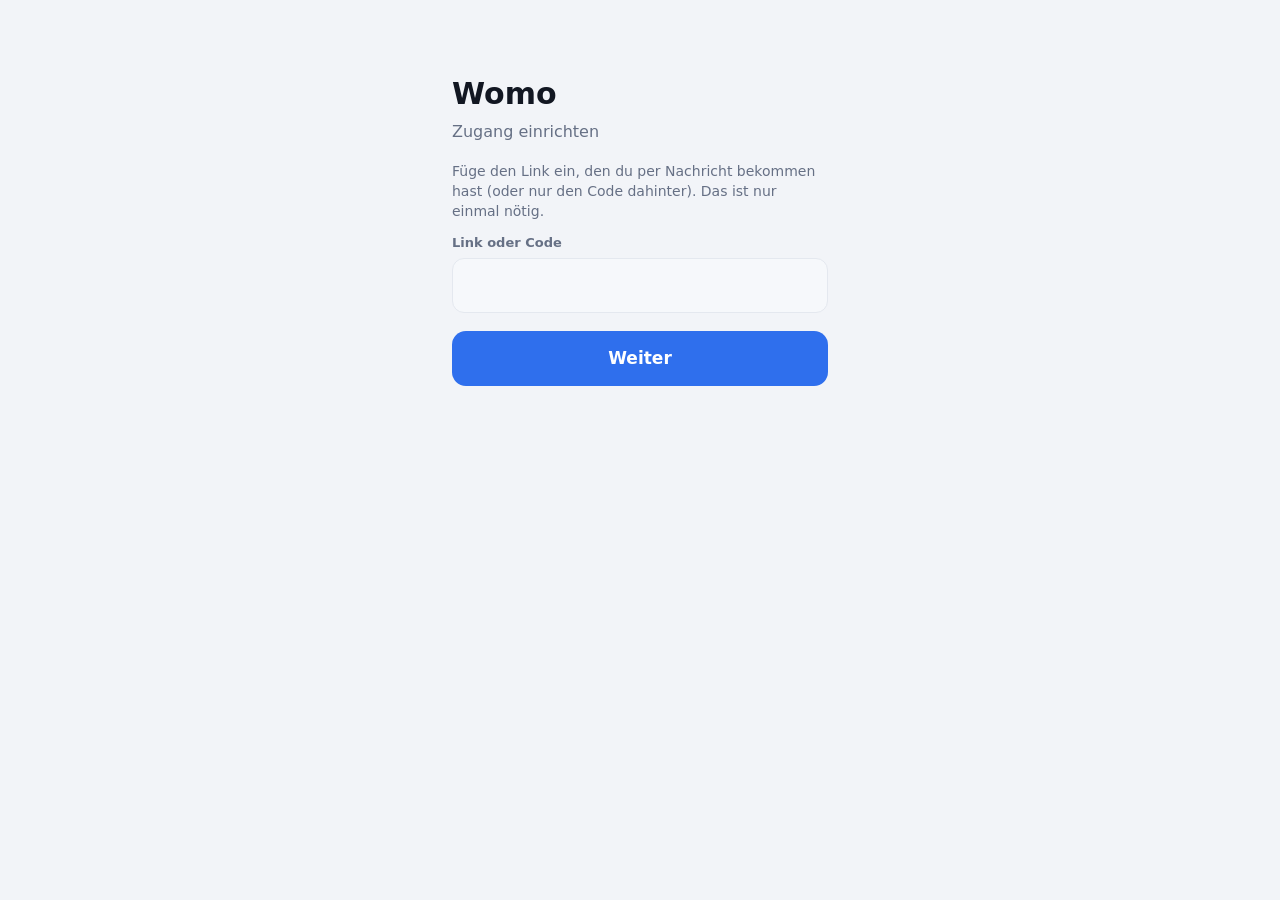
<file: index.html>
<!doctype html>
<html lang="de-CH">
<head>
<meta charset="utf-8">
<meta name="viewport" content="width=device-width, initial-scale=1, viewport-fit=cover">
<title>Womo</title>
<meta name="apple-mobile-web-app-capable" content="yes">
<meta name="apple-mobile-web-app-title" content="Womo">
<meta name="apple-mobile-web-app-status-bar-style" content="black-translucent">
<meta name="theme-color" content="#121722">
<link rel="apple-touch-icon" href="icon-180.png">
<link rel="manifest" href="manifest.webmanifest">
<script>try{var t=localStorage.getItem('womo-theme');if(t==='hell')document.documentElement.setAttribute('data-theme','light');else if(t==='dunkel')document.documentElement.setAttribute('data-theme','dark')}catch(e){}</script>
<style>
:root{
  --bg:#f2f4f8;--card:#ffffff;--fg:#121722;--muted:#667085;--line:#e4e8ef;--soft:#f6f8fb;
  --bar:#121722;--barfg:#ffffff;color-scheme:light;--sb:#121722;--keil:#ffffff;--chipbg:rgba(255,255,255,.12);--chipfg:#ffffff;--acc:#2f6fed;--accfg:#ffffff;
  --eltern:#3b82f6;--nora:#0369a1;--kind-1:#be185d;--kind-2:#0f766e;
  --hp:#c2410c;--mix:linear-gradient(90deg,#c2410c 50%,#0369a1 50%);--gelb:#f59e0b;--gelb-t:#92400e;--rot:#c62828;--rot-t:#c62828;--ok:#15803d;--ok-t:#15803d;
  --shadow:0 1px 2px rgba(16,24,40,.06),0 4px 14px rgba(16,24,40,.06);
  --r:18px;
}
:root[data-theme="dark"]{
  --bg:#0c1018;--card:#171d29;--fg:#f1f4f9;--muted:#98a2b3;--line:#263042;--soft:#1d2533;
  --bar:#ffffff;--barfg:#0c1018;--sb:#0c1018;--keil:#0c1018;--chipbg:rgba(12,16,24,.10);--chipfg:#0c1018;
  --acc:#3b6fd8;--rot-t:#ff8a8f;--ok-t:#4ade80;--gelb-t:#fbbf24;--shadow:0 1px 2px rgba(0,0,0,.4),0 6px 18px rgba(0,0,0,.35);color-scheme:dark;
}
@media(prefers-color-scheme:dark){:root:not([data-theme="light"]){
  --bg:#0c1018;--card:#171d29;--fg:#f1f4f9;--muted:#98a2b3;--line:#263042;--soft:#1d2533;
  --bar:#ffffff;--barfg:#0c1018;--sb:#0c1018;--keil:#0c1018;--chipbg:rgba(12,16,24,.10);--chipfg:#0c1018;
  --acc:#3b6fd8;--rot-t:#ff8a8f;--ok-t:#4ade80;--gelb-t:#fbbf24;--shadow:0 1px 2px rgba(0,0,0,.4),0 6px 18px rgba(0,0,0,.35);color-scheme:dark;
}}
*{box-sizing:border-box;-webkit-tap-highlight-color:transparent}
html{background:var(--bg)}
body{margin:0;background:var(--bg);color:var(--fg);font:16px/1.45 -apple-system,BlinkMacSystemFont,"SF Pro Text",system-ui,sans-serif;
  padding-bottom:calc(150px + env(safe-area-inset-bottom))}
a{color:inherit}

/* Kopfleiste */
.kopf{position:sticky;top:0;z-index:20;background-color:var(--bar);background-image:linear-gradient(var(--sb),var(--sb));background-repeat:no-repeat;background-size:100% env(safe-area-inset-top,0px);color:var(--barfg);
  padding:calc(12px + env(safe-area-inset-top)) 18px 12px;display:flex;align-items:center;justify-content:space-between}
.marke{display:flex;align-items:center;gap:3px;font-weight:800;letter-spacing:.5px;font-size:19px}
.keil{width:26px;height:16px;background:var(--keil);clip-path:polygon(0 100%,100% 0,100% 100%)}
.kopfr{display:flex;align-items:center;gap:8px}
.thm{background:var(--chipbg);border:0;color:var(--chipfg);padding:8px 12px;min-height:38px;border-radius:999px;font:inherit;font-size:13px;font-weight:700}
.chip{display:flex;align-items:center;gap:8px;background:var(--chipbg);border:0;color:var(--chipfg);
  padding:6px 12px 6px 6px;border-radius:999px;font:inherit;font-size:14px;font-weight:600}
.av.nora{color:#fff}
.av{width:26px;height:26px;border-radius:50%;display:grid;place-items:center;font-size:13px;font-weight:700;color:#fff}
main{max-width:620px;margin:0 auto;padding:16px 14px 0}

/* Karten */
.karte{background:var(--card);border-radius:var(--r);box-shadow:var(--shadow);padding:16px;margin-bottom:14px}
.titel{font-size:13px;font-weight:700;letter-spacing:.6px;text-transform:uppercase;color:var(--muted);margin:0 0 12px}

/* Konto-Ringe */
.ringe{display:grid;grid-template-columns:repeat(3,1fr);gap:8px}
.ring{text-align:center;padding:4px 0}
.ring svg{width:76px;height:76px;display:block;margin:0 auto 6px;transform:rotate(-90deg)}
.ring .bg{stroke:var(--soft);fill:none;stroke-width:8}
.ring .fg{fill:none;stroke-width:8;stroke-linecap:round;transition:stroke-dasharray .5s}
.ring .zahl{position:relative;margin-top:-58px;height:40px;font-size:22px;font-weight:800;line-height:40px;margin-bottom:22px}
.ring .name{font-weight:700;font-size:14px}
.ring .sub{font-size:12px;color:var(--muted)}
.ring.gelb .sub{color:var(--gelb-t);font-weight:700}.ring.rot .sub{color:var(--rot-t);font-weight:700}

/* Kalender */
.monatskopf{display:flex;align-items:center;justify-content:space-between;margin-bottom:12px}
.monatskopf h2{margin:0;font-size:18px;font-weight:800;white-space:nowrap}
.nav{display:flex;gap:6px}
.nav button{width:44px;height:44px;border-radius:12px;border:0;background:var(--soft);color:var(--fg);font-size:18px;font-weight:700}
.nav button.heute-b{width:auto;padding:0 14px;font-size:14px}
.woche,.monat{display:grid;grid-template-columns:repeat(7,1fr);gap:3px}
.woche div{font-size:11px;font-weight:700;color:var(--muted);text-align:center;padding-bottom:4px}
.tag{position:relative;aspect-ratio:1/1.08;border-radius:12px;background:var(--soft);padding:5px 0 0;text-align:center;
  font-size:14px;font-weight:600;cursor:pointer;overflow:hidden;display:flex;flex-direction:column;align-items:center}
.tag.leer{background:transparent;cursor:default}
.tag.we{color:var(--muted)}
.tag.heute .nr{background:var(--acc);color:var(--accfg);border-radius:50%;width:26px;height:26px;display:grid;place-items:center;margin-top:-2px}
.tag .streifen{position:absolute;left:0;right:0;bottom:0;display:flex;flex-direction:column}
.tag .streifen i{display:block;height:15px;line-height:15px;font-size:11px;font-weight:800;font-style:normal;color:#fff;text-align:center}
.tag .streifen i.hp{background:var(--hp)}.tag .streifen i.eltern{background:var(--mix)}.tag .streifen i.nora{background:var(--nora)}.tag .streifen i.kind-1{background:var(--kind-1)}.tag .streifen i.kind-2{background:var(--kind-2)}
.tag .tm{position:absolute;top:4px;right:4px;width:9px;height:9px;border-radius:50%;background:var(--muted)}
.tm.offen{background:var(--muted)}.tm.bald{background:var(--gelb)}.tm.ueberfaellig{background:var(--rot)}.tm.erledigt{background:var(--ok);opacity:.55}
.tag.koll{box-shadow:inset 0 0 0 2px var(--rot)}
.legende{display:flex;gap:14px;flex-wrap:wrap;margin-top:12px;font-size:13px;color:var(--muted)}
.legende span{display:flex;align-items:center;gap:6px}
.punkt{width:10px;height:10px;border-radius:50%;display:inline-block}
.punkt.hp{background:var(--hp)}.punkt.eltern{background:var(--mix)}.punkt.nora{background:var(--nora)}.punkt.kind-1{background:var(--kind-1)}.punkt.kind-2{background:var(--kind-2)}

/* Buchungen */
.b{display:flex;gap:12px;padding:12px 0;border-top:1px solid var(--line)}
.b:first-of-type{border-top:0;padding-top:2px}
.b .av{width:40px;height:40px;font-size:16px;flex:none}
.b .inhalt{flex:1;min-width:0}
.b .zeit{font-weight:700;font-size:16px;white-space:nowrap}
.b .meta{font-size:13px;color:var(--muted)}
.b .tagetxt{font-weight:600;color:var(--fg)}
.leer-t{color:var(--muted);margin:4px 0}
.kl{border:0;background:var(--soft);color:var(--rot-t);border-radius:10px;padding:12px 14px;min-height:44px;font:inherit;font-size:14px;font-weight:700;align-self:flex-start}

/* Kosten-Seite */
.hero-zeile{display:grid;grid-template-columns:1fr 1fr;gap:12px;margin:4px 0 12px}
.hero-l{font-size:13px;font-weight:700;color:var(--muted)}
.hero-z{font-size:24px;font-weight:800;line-height:1.2}
.hero-stand{border-radius:12px;padding:12px 14px;margin-top:8px;font-weight:700;font-size:15px}
.hero-stand.ok{background:rgba(21,128,61,.14);color:var(--ok-t)}.hero-stand.rot{background:rgba(198,40,40,.12);color:var(--rot-t)}.hero-stand.gelb{background:rgba(245,158,11,.16);color:var(--gelb-t)}
details.sek{background:var(--card);border-radius:var(--r);box-shadow:var(--shadow);margin-bottom:10px}
details.sek summary{list-style:none;display:flex;align-items:center;justify-content:space-between;gap:10px;min-height:56px;padding:0 16px;font-weight:700;font-size:16px;cursor:pointer}
details.sek summary::-webkit-details-marker{display:none}
details.sek summary b{font-size:14px;color:var(--muted);font-weight:700;margin-left:auto}
details.sek summary::after{content:'›';font-size:22px;color:var(--muted);transform:rotate(90deg);transition:transform .15s;line-height:1}
details.sek[open] summary::after{transform:rotate(-90deg)}
.sek-in{padding:0 16px 14px}

.u-gt{margin:10px 0 2px;font-size:12px;font-weight:700;letter-spacing:.5px;text-transform:uppercase;color:var(--muted)}
/* Termine */
.seitenkopf{display:flex;align-items:center;justify-content:space-between;gap:10px;margin:4px 4px 8px}
.seitenkopf h2{margin:0;font-size:24px;font-weight:800}
.abschnitt{margin:20px 6px 10px;font-size:13px;font-weight:700;letter-spacing:.6px;text-transform:uppercase;color:var(--muted)}
.termin{display:flex;gap:16px;align-items:flex-start;background:var(--card);border-radius:var(--r);box-shadow:var(--shadow);padding:16px;margin-bottom:12px;border-left:6px solid var(--line)}
.termin.rot{border-left-color:var(--rot)}.termin.gelb{border-left-color:var(--gelb)}.termin.ok{border-left-color:var(--ok)}
.t-datum{flex:none;width:58px;text-align:center;background:var(--soft);border-radius:14px;padding:10px 0}
.t-datum b{display:block;font-size:24px;line-height:1.1;font-weight:800}
.t-datum span{font-size:12px;font-weight:700;color:var(--muted);text-transform:uppercase}
.t-in{flex:1;min-width:0}
.t-titel{font-size:18px;font-weight:800;line-height:1.25;margin-bottom:6px;overflow-wrap:anywhere}
.t-meta{display:flex;flex-wrap:wrap;align-items:center;gap:6px 12px;font-size:14px;color:var(--muted)}
.t-notiz{margin-top:8px;font-size:14px;color:var(--muted)}
.t-akt{display:flex;gap:10px;flex-wrap:wrap;margin-top:14px}

/* Termine: Zeitleiste */
.seitenkopf{align-items:flex-start;margin:6px 4px 14px}
.seitenkopf h2{font-size:30px;letter-spacing:-.4px;line-height:1.1}
.t-stats{display:flex;flex-wrap:nowrap;gap:12px;margin-top:8px}
.t-stat{display:inline-flex;align-items:center;gap:5px;font-size:13px;color:var(--muted);white-space:nowrap}.t-stat b{color:var(--fg)}
.t-stat i{width:9px;height:9px;border-radius:50%;background:var(--acc)}.t-stat.rot i{background:var(--rot)}.t-stat.gelb i{background:var(--gelb)}
.t-plus{flex:none;width:52px;height:52px;border-radius:50%;border:0;background:var(--acc);color:#fff;font-size:28px;line-height:1;font-weight:400;box-shadow:0 6px 16px rgba(47,111,237,.35)}
.t-next{display:flex;align-items:center;gap:18px;width:100%;text-align:left;border:0;background:var(--card);color:var(--fg);font:inherit;border-radius:24px;padding:20px;box-shadow:var(--shadow);margin-bottom:6px}
.t-next.leer{display:block}
.t-ring{position:relative;flex:none;width:92px;height:92px}
.t-ring svg{width:92px;height:92px;transform:rotate(-90deg);display:block}
.t-ring circle{fill:none;stroke-width:8;stroke-linecap:round}.t-ring .rb{stroke:var(--soft)}
.t-ring .rf{stroke:var(--acc)}.t-next.gelb .rf{stroke:var(--gelb)}.t-next.rot .rf{stroke:var(--rot)}
.t-mid{position:absolute;inset:0;display:flex;flex-direction:column;align-items:center;justify-content:center;text-align:center;line-height:1.05}
.t-mid b{font-size:28px;font-weight:800}.t-mid small{font-size:12px;font-weight:700;color:var(--muted);max-width:60px}
.t-next.rot .t-mid small{color:var(--rot-t)}
.t-ntx{display:flex;flex-direction:column;gap:4px;min-width:0}
.t-lab{font-size:12px;font-weight:700;letter-spacing:.8px;text-transform:uppercase;color:var(--muted);margin:0}
.t-nt{font-size:21px;font-weight:800;line-height:1.2;overflow-wrap:anywhere;margin:0}
.t-nd{font-size:15px;color:var(--muted);margin:0}
.t-pille{align-self:flex-start;margin-top:6px;border-radius:999px;padding:5px 12px;font-size:13px;font-weight:700;background:rgba(47,111,237,.13);color:var(--acc)}
.t-pille.rot{background:rgba(198,40,40,.12);color:var(--rot-t)}.t-pille.gelb{background:rgba(245,158,11,.18);color:var(--gelb-t)}
.t-woche{background:var(--card);border-radius:20px;box-shadow:var(--shadow);padding:12px 8px 10px;display:grid;grid-template-columns:repeat(7,1fr);gap:2px;text-align:center;margin-top:12px}
.t-woche small{font-size:12px;font-weight:700;color:var(--muted)}
.t-tg{border:0;background:none;color:inherit;font:inherit;font-weight:700;font-size:16px;padding:6px 0 4px;border-radius:12px;min-height:44px}
.t-tg.vorbei{color:var(--muted);font-weight:600}
.t-tg.heute{background:var(--acc);color:#fff}
.t-tg u{display:block;width:7px;height:7px;border-radius:50%;margin:3px auto 0;background:transparent;text-decoration:none}
.t-tg.rot u{background:var(--rot)}.t-tg.gelb u{background:var(--gelb)}.t-tg.blau u{background:var(--acc)}.t-tg.heute u{background:#fff}
.t-lab2{margin:20px 6px 8px;font-size:13px;font-weight:700;letter-spacing:.6px;text-transform:uppercase;color:var(--muted)}
.t-z{display:flex;align-items:center;gap:14px;width:100%;text-align:left;border:0;background:var(--card);color:inherit;font:inherit;border-radius:20px;box-shadow:var(--shadow);padding:12px 14px;margin-bottom:10px;min-height:72px}
.t-z:active{background:var(--soft)}
.t-sq{flex:none;width:48px;height:48px;border-radius:15px;display:grid;place-items:center}
.t-sq.gross{width:56px;height:56px}
.t-sq svg{width:24px;height:24px;fill:none;stroke:currentColor;stroke-width:1.8;stroke-linecap:round;stroke-linejoin:round}
.t-sq.rot{background:rgba(198,40,40,.12);color:var(--rot-t)}.t-sq.gelb{background:rgba(245,158,11,.18);color:var(--gelb-t)}.t-sq.blau{background:rgba(47,111,237,.13);color:var(--acc)}.t-sq.ok{background:rgba(21,128,61,.14);color:var(--ok-t)}
.t-zt{flex:1;min-width:0;display:flex;flex-direction:column;gap:2px}.t-zt strong{font-size:17px;line-height:1.25;overflow-wrap:anywhere}.t-zt small{font-size:14px;color:var(--muted)}
.t-pl{flex:none;font-size:13px;font-weight:700;padding:6px 12px;border-radius:999px;white-space:nowrap;background:rgba(47,111,237,.13);color:var(--acc)}
.t-pl.rot{background:rgba(198,40,40,.12);color:var(--rot-t)}.t-pl.gelb{background:rgba(245,158,11,.18);color:var(--gelb-t)}.t-pl.ok{background:rgba(21,128,61,.14);color:var(--ok-t)}
.t-fertig{display:flex;align-items:center;gap:14px;width:100%;text-align:left;border:0;background:none;color:inherit;font:inherit;padding:10px 0;min-height:56px}
.t-fertig+.t-fertig{border-top:1px solid var(--line)}
.t-fertig strong{display:block;font-size:16px;text-decoration:line-through;color:var(--muted)}.t-fertig small{font-size:13px;color:var(--muted)}
.t-haken{flex:none;width:34px;height:34px;border-radius:50%;display:grid;place-items:center;background:rgba(21,128,61,.14);color:var(--ok-t);font-weight:800}
.t-sk{display:flex;align-items:center;gap:14px;margin:4px 0 10px}
.t-akt2{display:flex;flex-direction:column;gap:10px;margin-top:14px}
.gross-btn{border:0;border-radius:14px;min-height:52px;font:inherit;font-size:16px;font-weight:700;background:var(--soft);color:var(--fg)}
.gross-btn.pri{background:var(--acc);color:#fff}a.gross-btn{display:flex;align-items:center;justify-content:center;text-align:center;text-decoration:none;padding:8px 12px;box-sizing:border-box}.gross-btn.rot{color:var(--rot-t)}
.t-plus.lang{width:auto;height:48px;border-radius:999px;padding:0 18px;font-size:16px;font-weight:700;white-space:nowrap}
.f-next{display:flex;flex-direction:column;gap:4px;background:var(--card);border-radius:24px;padding:20px;box-shadow:var(--shadow);margin-bottom:6px}
.f-nt{font-size:24px;font-weight:800;line-height:1.2;letter-spacing:-.2px}
.f-chips{display:flex;flex-wrap:wrap;gap:6px;margin-top:8px}
.sek-in .t-z{box-shadow:none;background:var(--soft);margin-bottom:8px}
.sek-in .t-z:last-child{margin-bottom:0}
/* Unterwegs: Kategoriekopf */
.u-ortlink.u-kopf{display:flex;gap:14px;align-items:flex-start;color:inherit;text-decoration:none}.u-kopf .u-pfeil{align-self:center}.u-kopf .u-ic{margin-top:2px}.u-kopf:active{background:var(--soft)}

/* Fester Button */
#neu{position:fixed;left:50%;transform:translateX(-50%);bottom:calc(84px + env(safe-area-inset-bottom));z-index:15;
  background:var(--acc);color:var(--accfg);border:0;border-radius:999px;padding:15px 26px;font:inherit;font-weight:700;font-size:16px;
  box-shadow:0 8px 24px rgba(47,111,237,.45)}
#neu:active{transform:translateX(-50%) scale(.97)}

/* Formular als Sheet */
#form:empty{display:none}
#form{position:fixed;inset:0;z-index:30;background:rgba(10,14,22,.5);display:flex;align-items:flex-end;justify-content:center}
.sheet{width:100%;max-width:620px;max-height:92vh;overflow:auto;background:var(--card);border-radius:24px 24px 0 0;
  padding:8px 18px calc(22px + env(safe-area-inset-bottom));animation:hoch .22s ease-out}
@keyframes hoch{from{transform:translateY(40px);opacity:.4}to{transform:none;opacity:1}}
.griff{width:42px;height:5px;border-radius:3px;background:var(--line);margin:6px auto 12px}
.sheet h3{margin:0 0 4px;font-size:20px}
.sheet label{display:block;margin:14px 0 6px;font-size:13px;font-weight:700;color:var(--muted)}
.sheet input,.sheet select{width:100%;font:inherit;font-size:16px;padding:13px 14px;border-radius:12px;border:1px solid var(--line);background:var(--soft);color:var(--fg);appearance:none;-webkit-appearance:none}
.sheet .zwei{display:grid;grid-template-columns:minmax(0,1fr) minmax(0,1fr);gap:10px}.sheet .zwei input{min-width:0;max-width:100%}
.mitw{display:flex;gap:8px;flex-wrap:wrap}
.mitw .chk{position:relative}
.mitw .chk input{position:absolute;opacity:0;width:0;height:0}
.mitw .chk label{margin:0;padding:10px 14px;border-radius:999px;border:1px solid var(--line);background:var(--soft);color:var(--fg);font-size:14px;font-weight:600}
.mitw .chk input:checked+label{background:var(--acc);border-color:var(--acc);color:#fff}
.aktion{display:flex;gap:10px;margin-top:20px}
.aktion button{flex:1;font:inherit;font-weight:700;font-size:16px;padding:14px;border-radius:14px;border:0;background:var(--soft);color:var(--fg)}
.aktion button.primaer{background:var(--acc);color:#fff;flex:2}
.versteckt{display:none}
.fehler{background:rgba(229,72,77,.12);color:var(--rot-t);border-radius:12px;padding:10px 12px;margin-top:14px;font-weight:600;font-size:14px}
.warn{background:rgba(245,158,11,.14);color:var(--gelb-t);border-radius:12px;padding:10px 12px;margin-top:12px;font-weight:600;font-size:14px}
@media(prefers-color-scheme:dark){:root:not([data-theme="light"]) .warn{color:#fbbf24}}
:root[data-theme="dark"] .warn{color:#fbbf24}


/* Anmeldung */
.login{max-width:420px;margin:0 auto;padding:calc(8vh + env(safe-area-inset-top)) 22px 0}
.login .gross{font-size:30px;font-weight:800;margin:0 0 4px}
.login p.sub{color:var(--muted);margin:0 0 18px}
.login label{display:block;margin:12px 0 6px;font-size:13px;font-weight:700;color:var(--muted)}
.login select,.login input{width:100%;font:inherit;font-size:17px;padding:14px;border-radius:12px;border:1px solid var(--line);background:var(--soft);color:var(--fg)}
.login button{width:100%;margin-top:18px;font:inherit;font-weight:700;font-size:17px;padding:15px;border-radius:14px;border:0;background:var(--acc);color:#fff}
.klein-t{font-size:13px;color:var(--muted)}

/* Hinweis (Toast) */
#toast{position:fixed;left:14px;right:14px;bottom:calc(150px + env(safe-area-inset-bottom));max-width:592px;margin:0 auto;z-index:40;
  background:#1f2937;color:#fff;border-radius:14px;padding:12px 14px;font-size:14px;font-weight:600;box-shadow:var(--shadow)}
#toast:empty{display:none}

/* Tab-Leiste */
.tabs{position:fixed;left:0;right:0;bottom:0;z-index:25;background:var(--card);border-top:1px solid var(--line);display:flex;padding:6px 6px calc(6px + env(safe-area-inset-bottom))}
.tabs button{flex:1;min-width:0;border:0;background:none;color:var(--muted);font:inherit;font-size:10.5px;letter-spacing:-.1px;font-weight:700;padding:6px 0;min-height:48px;display:flex;flex-direction:column;align-items:center;gap:3px}
.tabs button svg{width:24px;height:24px;fill:none;stroke:currentColor;stroke-width:1.8;stroke-linecap:round;stroke-linejoin:round}
.tabs button.aktiv{color:var(--acc)}

/* Allgemeine Bausteine fuer neue Bereiche */
.grosszahl{font-size:34px;font-weight:800;line-height:1.1;margin:0}
.grosszahl small{font-size:16px;color:var(--muted);font-weight:700}
.zeilen .z{display:flex;justify-content:space-between;align-items:center;gap:10px;padding:10px 0;border-top:1px solid var(--line)}
.zeilen .z:first-child{border-top:0}
.zeilen button.z{width:100%;background:none;border:0;border-top:1px solid var(--line);font:inherit;color:inherit;text-align:left;cursor:pointer;min-height:48px}
.zeilen button.z:first-child{border-top:0}.zeilen button.z:active{background:var(--soft)}
.zeilen .z .l .meta{display:inline}.zeilen .z .l div.meta{display:block}
.zeilen .z .l{min-width:0}.zeilen .z .r{text-align:right;font-weight:700;white-space:nowrap}
.tank{display:grid;grid-template-columns:repeat(6,1fr);gap:6px;margin:8px 0 4px}
.tk{position:relative}.tk.tv{grid-column:1/-1}.tk input{position:absolute;opacity:0;width:0;height:0}
.tk label{display:block;margin:0;text-align:center;padding:12px 1px;border-radius:12px;border:1.5px solid var(--line);background:var(--soft);color:var(--fg);font-size:13px;font-weight:700;cursor:pointer;white-space:nowrap}
.tk.tr input:checked+label{background:var(--rot);border-color:var(--rot);color:#fff}
.tk.tg input:checked+label{background:var(--gelb);border-color:var(--gelb);color:#1f1300}
.tk.to input:checked+label{background:var(--ok);border-color:var(--ok);color:#fff}
.tk input:disabled+label{cursor:default}
.tankanz{font-weight:800;font-size:15px;margin:2px 0 8px;color:var(--muted)}.tankanz.ok{color:var(--ok-t)}.tankanz.gelb{color:var(--gelb-t)}.tankanz.rot{color:var(--rot-t)}
@media(prefers-color-scheme:dark){:root:not([data-theme="light"]) .tankanz.gelb{color:#fbbf24}}
:root[data-theme="dark"] .tankanz.gelb{color:#fbbf24}
.chipk{display:inline-block;font-size:12px;font-weight:700;padding:3px 9px;border-radius:999px;background:var(--soft);color:var(--muted)}
.chipk.ok{background:rgba(22,163,74,.14);color:var(--ok-t)}.chipk.gelb{background:rgba(245,158,11,.16);color:var(--gelb-t)}.chipk.rot{background:rgba(229,72,77,.14);color:var(--rot-t)}

.btn{white-space:nowrap;border:0;background:var(--soft);color:var(--fg);font:inherit;font-weight:700;font-size:14px;padding:11px 14px;min-height:44px;border-radius:12px}
.btn.ok{background:rgba(22,163,74,.16);color:var(--ok-t)}.btn.gelb{background:rgba(245,158,11,.18);color:var(--gelb-t)}
.btn.pri{background:var(--acc);color:#fff}.btn.rot{color:var(--rot-t)}
.btnzeile{display:flex;gap:8px;flex-wrap:wrap;margin-top:10px}
.kopfzeile{display:flex;align-items:center;justify-content:space-between;margin-bottom:8px;gap:10px}
.kopfzeile .titel{margin:0}
.hinweiskarte{border-radius:14px;padding:12px 14px;margin-bottom:12px;font-weight:600;font-size:14px}
.hinweiskarte.gelb{background:rgba(245,158,11,.14);color:var(--gelb-t)}.hinweiskarte.rot{background:rgba(229,72,77,.12);color:var(--rot-t)}
@media(prefers-color-scheme:dark){:root:not([data-theme="light"]) .hinweiskarte.gelb{color:#fbbf24}}
:root[data-theme="dark"] .hinweiskarte.gelb{color:#fbbf24}
.hinweiskarte.ok{background:rgba(21,128,61,.14);color:var(--ok-t)}
/* Neu seit dem letzten Besuch */
.neu{display:inline-block;margin-left:8px;padding:2px 7px;border-radius:999px;background:var(--rot);color:#fff;font-size:11px;font-weight:800;letter-spacing:.4px;vertical-align:middle;line-height:1.3}
.neu.gelb{background:var(--gelb);color:#1f1300}
.neu.rot{background:#c0392b;color:#fff}
.tabs button{position:relative}
.tb{position:absolute;top:1px;left:calc(50% + 4px);min-width:18px;height:18px;padding:0 5px;border-radius:9px;background:var(--rot);color:#fff;font-style:normal;font-size:11px;font-weight:800;display:grid;place-items:center;line-height:1;box-sizing:border-box}
.neu-karte{background:var(--card);border-radius:var(--r);box-shadow:var(--shadow);padding:14px 16px;margin-bottom:12px;border-left:5px solid var(--rot)}
.neu-kopf{display:flex;align-items:center;gap:10px}
.neu-kopf strong{flex:1;font-size:16px}
.neu-zahl{flex:none;min-width:30px;height:30px;padding:0 8px;border-radius:15px;background:var(--rot);color:#fff;font-weight:800;font-size:15px;display:grid;place-items:center;box-sizing:border-box}
.neu-ok{flex:none;border:0;background:var(--soft);color:var(--fg);font:inherit;font-size:14px;font-weight:700;border-radius:10px;padding:8px 14px;min-height:40px}
.neu-chips{display:flex;flex-wrap:wrap;gap:8px;margin-top:10px}
.neu-chip{border:0;background:rgba(198,40,40,.10);color:var(--rot-t);font:inherit;font-size:14px;font-weight:700;border-radius:999px;padding:8px 14px;min-height:40px}
.neu-chip b{margin-left:4px}
/* Wunschliste: Foto */
.sheet label.foto-wahl{margin:6px 0 0;display:block;text-align:center;background:var(--soft);color:var(--acc);border:1px dashed var(--line);border-radius:12px;padding:14px;font-weight:700;font-size:15px;cursor:pointer;min-height:48px;box-sizing:border-box}
.foto-vor{display:flex;align-items:flex-start;gap:12px;margin-top:10px}
.foto-vor img{width:96px;height:96px;object-fit:cover;border-radius:12px;border:1px solid var(--line)}
.t-sq.mit-foto{padding:0;overflow:hidden}
.t-sq.mit-foto img{width:100%;height:100%;object-fit:cover;display:block}
.w-foto[data-bild]{object-fit:contain;max-height:360px;background:rgba(128,128,128,.15)}
.w-foto{display:block;width:100%;max-height:260px;object-fit:cover;border-radius:14px;margin:10px 0 8px;cursor:zoom-in}
.foto-gross{position:fixed;inset:0;z-index:200;background:rgba(0,0,0,.92);display:flex;align-items:center;justify-content:center;padding:12px;cursor:zoom-out}
.foto-gross img{max-width:100%;max-height:100%;object-fit:contain;border-radius:8px;cursor:zoom-in}
.foto-gross.voll{display:block;overflow:auto;-webkit-overflow-scrolling:touch;padding:0}
.foto-gross.voll img{max-width:none;max-height:none;width:220%;border-radius:0;cursor:zoom-out}
.info.zusatz{border-left:4px solid #d9a21b;padding-left:10px}
.foto-zu{position:fixed;top:calc(10px + env(safe-area-inset-top));right:12px;z-index:201;border:0;border-radius:20px;padding:10px 16px;font:600 15px system-ui,sans-serif;background:#fff;color:#111}
.foto-tipp{position:fixed;left:0;right:0;bottom:calc(14px + env(safe-area-inset-bottom));text-align:center;color:#fff;font:14px system-ui,sans-serif;pointer-events:none;text-shadow:0 1px 3px #000}
.sheet textarea{width:100%;font:inherit;font-size:16px;padding:12px 14px;border-radius:12px;border:1px solid var(--line);background:var(--soft);color:var(--fg);min-height:76px;resize:vertical}
.chk.ja input:checked+label{background:var(--ok)!important;border-color:var(--ok)!important}
.chk.nein input:checked+label{background:var(--rot)!important;border-color:var(--rot)!important}
.cp{display:flex;justify-content:space-between;align-items:center;gap:10px;padding:9px 0;border-top:1px solid var(--line)}
.cp:first-of-type{border-top:0}
.cp .pt{font-size:14px;flex:1}
.cp .mitw{flex:none;flex-wrap:nowrap}
.cp .mitw .chk label{padding:12px 16px;min-height:44px;display:inline-flex;align-items:center}
details.det summary{cursor:pointer;min-height:44px;display:flex;align-items:center;font-size:14px;font-weight:700;color:var(--acc);margin-top:6px}
.nein-t{color:var(--rot-t);font-weight:700}
.info{font-size:14px;color:var(--muted);margin:8px 0 0}
.zeilen .meta{font-size:14px;color:var(--muted);line-height:1.4}

/* Tab Unterwegs */
.u-ban{display:flex;align-items:center;gap:14px;background:linear-gradient(135deg,#e5484d,#b4232a);color:#fff;border-radius:var(--r);padding:16px;margin-bottom:14px;box-shadow:var(--shadow)}
.u-ban strong{display:block;font-size:17px;line-height:1.25;margin-bottom:3px}.u-ban span{font-size:13px;opacity:.9}
.u-ban.slim{padding:10px 14px;gap:12px}.u-ban.slim strong{font-size:15px;margin:0}.u-ban.slim .u-bic{width:34px;height:34px}.u-ban.slim .u-bic svg{width:20px;height:20px}
.btnzeile.zk{display:grid;grid-template-columns:1fr 1fr;gap:8px}.btnzeile.zk .btn{width:100%;min-width:0;white-space:normal;text-align:center;font-size:14px;line-height:1.25;padding:10px 8px}
.km-karte{display:flex;align-items:center;justify-content:space-between;gap:12px}.km-karte .grosszahl{white-space:nowrap}
.u-bic{flex:none;width:48px;height:48px;border-radius:50%;background:rgba(255,255,255,.18);display:grid;place-items:center}
.u-bic svg{width:28px;height:28px;fill:none;stroke:#fff;stroke-width:2;stroke-linecap:round}
.u-ort{display:flex;gap:14px;padding:14px 0}
.u-ort+.u-ort{border-top:1px solid var(--line)}
.u-such{background:var(--card);border:1px solid var(--line);font-weight:700}
.u-ic{flex:none;width:46px;height:46px;border-radius:14px;display:grid;place-items:center}
.u-ic svg{width:24px;height:24px;fill:none;stroke:currentColor;stroke-width:1.8;stroke-linecap:round;stroke-linejoin:round}
.u1{background:rgba(47,111,237,.13);color:#2f6fed}.u2{background:rgba(124,58,237,.13);color:#6d28d9}.u3{background:rgba(245,158,11,.16);color:var(--gelb-t)}.u4{background:rgba(22,163,74,.14);color:#15803d}
@media(prefers-color-scheme:dark){:root:not([data-theme="light"]) .u1{color:#8db1ff}:root:not([data-theme="light"]) .u2{color:#c4b5fd}:root:not([data-theme="light"]) .u3{color:#fbbf24}:root:not([data-theme="light"]) .u4{color:#4ade80}}
:root[data-theme="dark"] .u1{color:#8db1ff}:root[data-theme="dark"] .u2{color:#c4b5fd}:root[data-theme="dark"] .u3{color:#fbbf24}:root[data-theme="dark"] .u4{color:#4ade80}
.u-tx{min-width:0;display:flex;flex-direction:column;gap:3px}
.u-tx strong{font-size:16px;line-height:1.25}.u-tx>span{font-size:13px;color:var(--muted);line-height:1.4}
.u-hint{align-self:flex-start;margin-top:4px;font-size:12px!important;font-weight:700;padding:4px 11px;border-radius:12px;line-height:1.35}
.u-hint.u1,.u-hint.u2,.u-hint.u3,.u-hint.u4{width:auto;height:auto;display:inline-block}
.u-hint.u1{color:#2f6fed!important}.u-hint.u2{color:#6d28d9!important}.u-hint.u3{color:var(--gelb-t)!important}.u-hint.u4{color:#15803d!important}
@media(prefers-color-scheme:dark){:root:not([data-theme="light"]) .u-hint.u1{color:#8db1ff!important}:root:not([data-theme="light"]) .u-hint.u2{color:#c4b5fd!important}:root:not([data-theme="light"]) .u-hint.u3{color:#fbbf24!important}:root:not([data-theme="light"]) .u-hint.u4{color:#4ade80!important}}
:root[data-theme="dark"] .u-hint.u1{color:#8db1ff!important}:root[data-theme="dark"] .u-hint.u2{color:#c4b5fd!important}:root[data-theme="dark"] .u-hint.u3{color:#fbbf24!important}:root[data-theme="dark"] .u-hint.u4{color:#4ade80!important}
.u-ortlink{color:inherit;text-decoration:none;align-items:center}.u-ortlink:active{background:var(--soft)}.u-pfeil{margin-left:auto;font-size:22px;color:var(--muted)}
.u-lnd summary{display:flex;align-items:center;gap:12px}.u-lnd .u-flag{font-size:26px;line-height:1}.u-lt{display:flex;flex-direction:column;gap:1px;flex:1}.u-lt em{font-style:normal;font-size:12.5px;color:var(--muted)}
.u-lnd.verbot .u-lt strong{color:var(--rot-t)}
.u-laender{display:grid;grid-template-columns:1fr 1fr;gap:10px}
.u-land{background:var(--soft);border-radius:14px;padding:12px;display:flex;flex-direction:column;gap:2px}
.u-land .u-flag{font-size:24px;line-height:1.1}.u-land strong{font-size:15px}.u-land span:last-child{font-size:12.5px;color:var(--muted);line-height:1.35}
.u-land.verbot{grid-column:1/-1;background:rgba(229,72,77,.1);box-shadow:inset 0 0 0 1.5px rgba(229,72,77,.45)}
.u-land.verbot strong{color:var(--rot-t)}
.u-det{border-top:1px solid var(--line)}.u-det:first-of-type{border-top:0}
.u-det summary{list-style:none;display:flex;align-items:center;justify-content:space-between;gap:10px;padding:13px 0;font-weight:700;font-size:15px;cursor:pointer}
.u-det summary::-webkit-details-marker{display:none}
.u-det summary b{margin-left:auto;font-size:12px;background:var(--soft);color:var(--muted);padding:2px 9px;border-radius:999px}
.u-det summary::after{content:"";width:8px;height:8px;border-right:2px solid var(--muted);border-bottom:2px solid var(--muted);transform:rotate(45deg);margin:-4px 4px 0 2px;transition:transform .2s}
.u-det[open] summary::after{transform:rotate(-135deg);margin-top:4px}
.u-chips{display:flex;flex-wrap:wrap;gap:8px;padding:0 0 14px}
.u-chip{display:inline-flex;align-items:baseline;gap:6px;background:var(--soft);color:var(--fg);text-decoration:none;font-size:14px;font-weight:600;padding:8px 13px;border-radius:999px}
.u-chip:active{background:var(--line)}
.u-chip em{font-style:normal;font-size:11px;font-weight:600;color:var(--muted)}.u-chip em.u-un{color:var(--gelb-t);background:rgba(245,158,11,.16);padding:1px 7px;border-radius:999px}
@media(prefers-color-scheme:dark){:root:not([data-theme="light"]) .u-chip em.u-un{color:#fbbf24}}
:root[data-theme="dark"] .u-chip em.u-un{color:#fbbf24}
</style>
</head>
<body><div id="app"></div><div id="form"></div><div id="toast"></div>
<script>
// Laedt die aktuelle Version: version.json wird immer frisch geholt, damit Updates sofort erscheinen.
(async () => {
  let v = '';
  try { const r = await fetch('version.json?t=' + Date.now(), { cache: 'no-store' }); v = (await r.json()).v; try { localStorage.setItem('womo-v', v); } catch (e) {} }
  catch (e) { try { v = localStorage.getItem('womo-v') || ''; } catch (e2) {} }
  const s = document.createElement('script'); s.type = 'module'; s.src = 'app.js?v=' + encodeURIComponent(v || '0'); document.body.appendChild(s);
})();
</script>
</body></html>
</file>
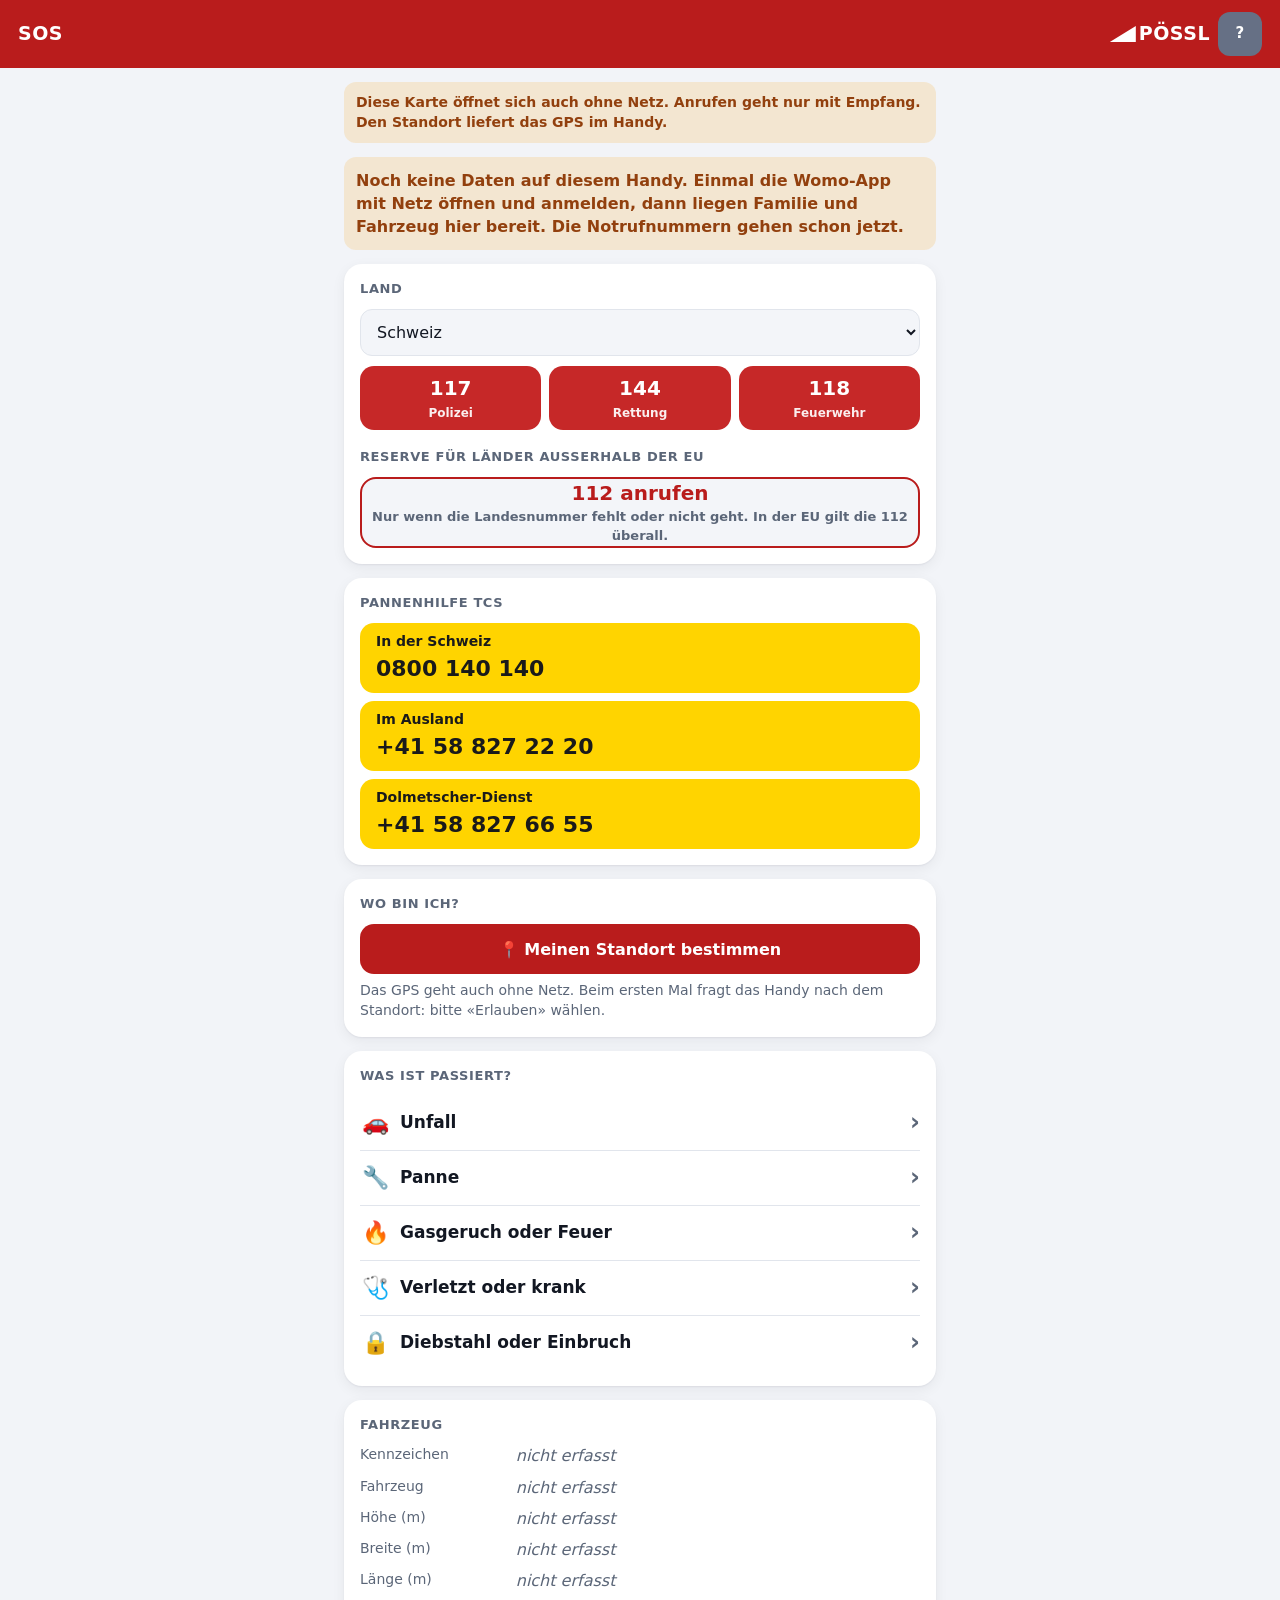
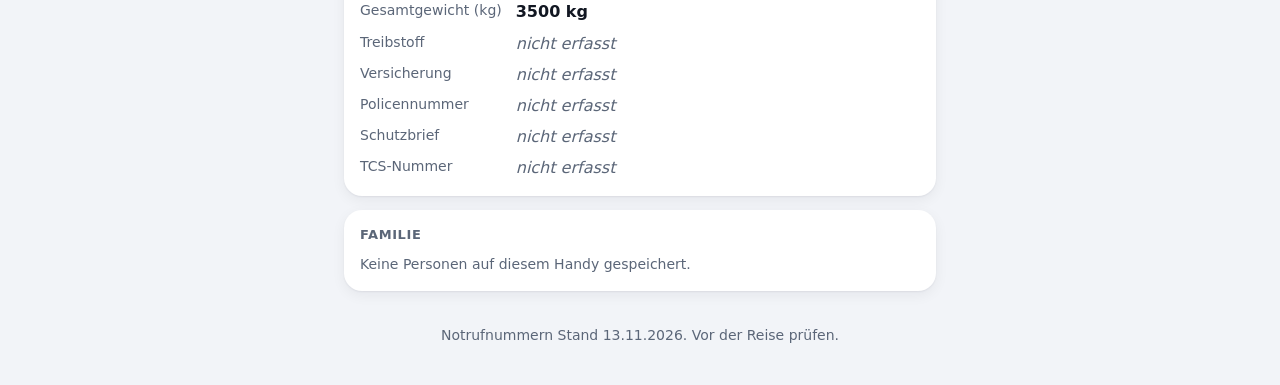
<file: notfall.html>
<!doctype html>
<html lang="de-CH">
<head>
<meta charset="utf-8">
<meta name="viewport" content="width=device-width, initial-scale=1, viewport-fit=cover">
<title>SOS</title>
<meta name="apple-mobile-web-app-capable" content="yes">
<meta name="theme-color" content="#b91c1c">
<link rel="apple-touch-icon" href="icon-180.png">
<script>try{var t=localStorage.getItem('womo-theme');if(t==='hell')document.documentElement.setAttribute('data-theme','light');else if(t==='dunkel')document.documentElement.setAttribute('data-theme','dark')}catch(e){}</script>
<style>
/* Notfallkarte: eine einzige Datei ohne Netz-Abhaengigkeit. Daten kommen aus dem Auszug, den die App im Handy ablegt (localStorage 'womo-notfall'). */
:root{--bg:#f2f4f8;--card:#fff;--fg:#121722;--muted:#5b6678;--line:#e1e5ec;--soft:#f3f5f9;--rot:#b91c1c;--rot2:#991b1b;--rt:#b91c1c;--ok:#15803d;--gelb:#92400e;--gelbbg:rgba(245,158,11,.16);color-scheme:light}
:root[data-theme="dark"]{--bg:#0c1018;--card:#171d29;--fg:#f1f4f9;--muted:#a3adbf;--line:#263042;--soft:#1d2533;--rot:#dc2626;--rot2:#b91c1c;--rt:#ff8a8f;--ok:#4ade80;--gelb:#fbbf24;--gelbbg:rgba(245,158,11,.18);color-scheme:dark}
@media(prefers-color-scheme:dark){:root:not([data-theme="light"]){--bg:#0c1018;--card:#171d29;--fg:#f1f4f9;--muted:#a3adbf;--line:#263042;--soft:#1d2533;--rot:#dc2626;--rot2:#b91c1c;--rt:#ff8a8f;--ok:#4ade80;--gelb:#fbbf24;--gelbbg:rgba(245,158,11,.18);color-scheme:dark}}
*{box-sizing:border-box;-webkit-tap-highlight-color:transparent}
body{margin:0;background:var(--bg);color:var(--fg);font:16px/1.45 -apple-system,BlinkMacSystemFont,"SF Pro Text",system-ui,sans-serif;padding-bottom:calc(40px + env(safe-area-inset-bottom))}
/* Kopfleiste: Mass und Aufbau 1:1 wie im App-Kopf (index.html), nur Farbe (rot) und Stellung (SOS links, PÖSSL rechts) anders */
.kopf{position:sticky;top:0;z-index:20;background:var(--rot);color:#fff;padding:calc(12px + env(safe-area-inset-top)) 18px 12px;display:flex;align-items:center;justify-content:space-between}
.marke{display:flex;align-items:center;gap:3px;font-weight:800;letter-spacing:.5px;font-size:19px;color:inherit;text-decoration:none}
.keil{width:26px;height:16px;background:#fff;clip-path:polygon(0 100%,100% 0,100% 100%)}
.kopfr{display:flex;align-items:center;gap:8px}
.ich{border:0;color:#fff;font:inherit;font-weight:800;font-size:15px;min-width:44px;height:44px;padding:0 12px;border-radius:12px;display:grid;place-items:center;letter-spacing:.3px;cursor:pointer}
.ovl{position:fixed;inset:0;z-index:50;background:rgba(0,0,0,.45);display:flex;align-items:flex-end;justify-content:center}
.sh{width:100%;max-width:620px;background:var(--card);color:var(--fg);border-radius:24px 24px 0 0;padding:20px 18px calc(20px + env(safe-area-inset-bottom))}
.sh h3{margin:0 0 4px;font-size:20px}
.sh .col{display:flex;flex-direction:column;gap:10px;margin-top:14px}
.sh button{border:0;border-radius:14px;min-height:52px;font:inherit;font-size:16px;font-weight:700;background:var(--soft);color:var(--fg)}
main{max-width:620px;margin:0 auto;padding:14px 14px 0}
.karte{background:var(--card);border-radius:18px;padding:16px;margin-bottom:14px;box-shadow:0 1px 2px rgba(16,24,40,.06),0 4px 14px rgba(16,24,40,.06)}
.karte h2{margin:0 0 10px;font-size:13px;font-weight:800;letter-spacing:.6px;text-transform:uppercase;color:var(--muted)}
.info{font-size:14px;color:var(--muted);margin:6px 0 0}
.offline{background:var(--gelbbg);color:var(--gelb);border-radius:12px;padding:10px 12px;font-size:14px;font-weight:600;margin-bottom:14px}
.gross{display:flex;align-items:center;justify-content:center;gap:10px;width:100%;min-height:64px;border:0;border-radius:16px;background:var(--rot);color:#fff;font:inherit;font-size:22px;font-weight:800;text-decoration:none;text-align:center}
.gross:active{background:var(--rot2)}
.gross.res{min-height:56px;background:var(--soft);color:var(--rt);border:2px solid var(--rot);font-size:20px}.gross.res small{color:var(--muted);opacity:1}
.gross small{font-size:13px;font-weight:600;opacity:.9;display:block}
.nr{display:grid;grid-template-columns:1fr 1fr 1fr;gap:8px;margin-top:10px}
.nr a,.btn{display:flex;flex-direction:column;align-items:center;justify-content:center;gap:2px;min-height:58px;border-radius:14px;background:var(--soft);color:var(--fg);text-decoration:none;font:inherit;font-weight:800;font-size:20px;border:0;padding:8px;text-align:center}
.nr a small,.btn small{font-size:12px;font-weight:600;color:var(--muted)}
.nr a{background:#c62828;color:#fff}.nr a small{color:#fff;opacity:.92}
.nr a.breit{grid-column:1/-1}
.btn{font-size:16px;min-height:50px;width:100%;flex-direction:row;gap:8px}
.btn.pri{background:var(--rot);color:#fff}
.btn.pri small{color:#fff;opacity:.85}
.chips{display:flex;gap:6px;flex-wrap:wrap;margin-bottom:6px}
.chips button{border:1px solid var(--line);background:var(--soft);color:var(--fg);font:inherit;font-size:14px;font-weight:700;padding:8px 12px;border-radius:999px;min-height:40px}
.chips button.an{background:var(--fg);color:var(--bg);border-color:var(--fg)}
select{width:100%;font:inherit;font-size:16px;padding:12px;border-radius:12px;border:1px solid var(--line);background:var(--soft);color:var(--fg)}
.pos{background:var(--soft);border-radius:14px;padding:12px 14px;margin:10px 0;font-size:20px;font-weight:800;line-height:1.35;word-break:break-word}
.pos small{display:block;font-size:13px;font-weight:600;color:var(--muted)}
.satz{background:var(--soft);border-radius:14px;padding:12px 14px;font-size:15px;margin:8px 0;white-space:pre-wrap}
.stack{display:flex;flex-direction:column;gap:8px;margin-top:8px}
details{border-top:1px solid var(--line)}
details:first-of-type{border-top:0}
summary{list-style:none;display:flex;align-items:center;gap:10px;min-height:54px;font-weight:700;font-size:17px;cursor:pointer}
summary::-webkit-details-marker{display:none}
summary::after{content:'›';margin-left:auto;font-size:24px;color:var(--muted);transition:transform .15s}
details[open] summary::after{transform:rotate(90deg)}
summary .e{font-size:22px;width:30px;text-align:center}
ol{margin:0 0 12px;padding-left:22px}
ol li{margin-bottom:7px}
.wichtig{color:var(--rt);font-weight:800}
dl{margin:0;display:grid;grid-template-columns:auto 1fr;gap:8px 14px}
dt{color:var(--muted);font-size:14px}
dd{margin:0;font-weight:700;overflow-wrap:anywhere}
dd.fehlt{color:var(--muted);font-weight:500;font-style:italic}
.pers{display:flex;align-items:center;gap:10px;padding:10px 0;border-top:1px solid var(--line)}
.pers:first-of-type{border-top:0}
.pers .n{flex:1;min-width:0}
.pers .n b{display:block}
.pers .n small{display:block;color:var(--muted);font-size:13px}
.pers a{flex:none;min-height:44px;min-width:56px;border-radius:12px;background:var(--soft);color:var(--fg);text-decoration:none;font-weight:700;display:inline-flex;align-items:center;justify-content:center;padding:0 12px}
.pers a.anruf{background:var(--ok);color:#fff}
:root[data-theme="dark"] .pers a.anruf{color:#06210f}
.dok{display:block;width:100%;border-radius:12px;margin-top:8px;border:1px solid var(--line)}
.mangel{background:var(--gelbbg);color:var(--gelb);border-radius:12px;padding:10px 12px;font-size:14px;font-weight:600;margin-top:8px}
.leer{background:var(--gelbbg);color:var(--gelb);border-radius:12px;padding:12px;font-weight:600}
.gz{position:fixed;inset:0;z-index:20;background:#000;display:flex;align-items:center;justify-content:center;overflow:auto}
.gz img{max-width:100%;max-height:100%}
.gz button{position:fixed;top:calc(12px + env(safe-area-inset-top));right:12px;border:0;border-radius:999px;background:#fff;color:#000;font:inherit;font-weight:800;padding:12px 16px}
.pers2{display:flex;gap:8px;margin-top:8px}
.anruf2{flex:1;display:flex;align-items:center;justify-content:space-between;gap:8px;min-height:62px;border-radius:14px;background:#ffd400;color:#1a1a1a;text-decoration:none;padding:8px 16px}
.anruf2 b{display:block;font-size:19px}.anruf2 small{display:block;font-size:14px;font-weight:600;opacity:.95}
.anruf2 .pk{font-weight:800;font-size:16px}
.sms2{flex:none;width:64px;display:flex;align-items:center;justify-content:center;border-radius:14px;background:var(--soft);color:var(--fg);text-decoration:none;font-weight:800}
.med{margin:4px 2px 0;font-size:14px;font-weight:700;color:var(--rt)}
a.tcs{display:flex;flex-direction:column;gap:2px;min-height:62px;justify-content:center;border-radius:14px;background:#ffd400;color:#1a1a1a;text-decoration:none;padding:8px 16px}
a.tcs b{font-size:14px;color:#1a1a1a;font-weight:700}a.tcs span{font-size:22px;font-weight:800}
</style>
</head>
<body>
<div class="kopf"><div class="marke">SOS</div><div class="kopfr"><a class="marke" href="index.html" id="zurueck" aria-label="Zurück zur App"><span class="keil"></span>PÖSSL</a><button class="ich" id="aus" type="button" aria-haspopup="dialog" aria-label="Persönliche Einstellungen">?</button></div></div>
<main id="m"></main>
<script>
(function () {
  'use strict';
  var h = function (s) { return String(s == null ? '' : s).replace(/[&<>"']/g, function (c) { return { '&': '&amp;', '<': '&lt;', '>': '&gt;', '"': '&quot;', "'": '&#39;' }[c]; }); };
  var m = document.getElementById('m');
  var A = null; try { A = JSON.parse(localStorage.getItem('womo-notfall')); } catch (e) {}
  var fz = (A && A.fz) || {}, personen = (A && A.personen) || [];
  var wert = function (k) { return fz[k] && fz[k].wert ? fz[k].wert : ''; };
  var tel = function (t) { return String(t || '').replace(/[^0-9+]/g, ''); };

  // Notrufnummern (Stand 13.11.2026, Wikipedia «List of emergency telephone numbers»). Die 112 gilt in der EU ueberall.
  // [Land, Polizei, Feuerwehr, Rettung, Hinweis]. Fehlt eine Nummer, gilt 112.
  var L = [
    ['Schweiz', '117', '118', '144', ''],
    ['Liechtenstein', '117', '118', '144', ''],
    ['Frankreich', '17', '18', '15', ''],
    ['Italien', '113', '115', '118', ''],
    ['Spanien', '091', '080', '061', ''],
    ['Portugal', '112', '112', '112', ''],
    ['Deutschland', '110', '112', '112', ''],
    ['Österreich', '133', '122', '144', ''],
    ['Belgien', '112', '112', '112', ''],
    ['Niederlande', '112', '112', '112', ''],
    ['Luxemburg', '112', '112', '112', ''],
    ['Dänemark', '112', '112', '112', ''],
    ['Schweden', '112', '112', '112', ''],
    ['Norwegen', '112', '110', '113', ''],
    ['Finnland', '112', '112', '112', ''],
    ['Island', '112', '112', '112', ''],
    ['Irland', '999', '999', '999', 'Auch 112 geht'],
    ['Vereinigtes Königreich', '999', '999', '999', 'Auch 112 geht'],
    ['Tschechien', '158', '150', '155', ''],
    ['Slowakei', '158', '150', '155', ''],
    ['Polen', '997', '998', '999', ''],
    ['Ungarn', '107', '105', '104', ''],
    ['Slowenien', '113', '112', '112', ''],
    ['Kroatien', '192', '193', '194', ''],
    ['Bosnien-Herzegowina', '122', '123', '124', 'Ausserhalb der EU: 112 kann je nach Netz nicht gehen'],
    ['Montenegro', '122', '123', '124', ''],
    ['Albanien', '129', '128', '127', 'Ausserhalb der EU: 112 kann je nach Netz nicht gehen'],
    ['Nordmazedonien', '192', '193', '194', ''],
    ['Griechenland', '100', '199', '166', ''],
    ['Bulgarien', '166', '160', '150', ''],
    ['Estland', '112', '112', '112', ''],
    ['Lettland', '112', '112', '112', ''],
    ['Litauen', '112', '112', '112', ''],
    ['Zypern', '112', '112', '112', ''],
    ['Malta', '112', '112', '112', '']
  ];
  var land = ''; try { land = localStorage.getItem('womo-notfall-land') || ''; } catch (e) {}
  if (!L.some(function (x) { return x[0] === land; })) {
    var ziel = ((A && A.reise && A.reise.ziel) || '').toLowerCase();
    var tr = L.filter(function (x) { return ziel && ziel.indexOf(x[0].toLowerCase()) >= 0; })[0];
    land = tr ? tr[0] : 'Schweiz';
  }

  var FAELLE = [
    ['🚗', 'Unfall', [
      'Warnblinker einschalten, anhalten, Motor aus. <b>Warnweste anziehen, bevor du aussteigst.</b>',
      'Alle aussteigen lassen und hinter die Leitplanke oder weit weg von der Strasse bringen.',
      'Warndreieck aufstellen, weit genug hinter dem Fahrzeug (auf Autobahn und ausserorts weiter weg).',
      '<b>Verletzte? Sofort den Notruf anrufen</b> (Rettung, Nummern ganz oben). Standort sagen, wie viele Verletzte, was passiert ist. Erste Hilfe leisten, Verletzte nicht allein lassen.',
      'Fotos machen: alle Fahrzeuge, Kennzeichen, Schäden, Unfallstelle, Spuren.',
      'Namen, Adresse und Versicherung der anderen aufschreiben. Den Europäischen Unfallbericht ausfüllen. Nichts unterschreiben, was du nicht verstehst.',
      'Versicherung oder Schutzbrief anrufen (Nummer unter «Fahrzeug»). Danach die Familie informieren.'
    ]],
    ['🔧', 'Panne', [
      'Warnblinker einschalten und wenn möglich auf Pannenstreifen, Parkplatz oder Pannenbucht fahren.',
      'Warnweste anziehen. Alle aussteigen lassen und hinter die Leitplanke bringen.',
      'Warndreieck aufstellen.',
      'Pannenhilfe oder Schutzbrief anrufen (Nummer unter «Fahrzeug»). Standort bereithalten, siehe «Wo bin ich?».',
      '<b>Auf der Autobahn nichts selbst reparieren.</b> Reifenwechsel nur an einer sicheren Stelle.',
      'Nicht von irgendeinem Abschleppdienst abschleppen lassen, ohne vorher die Pannenhilfe oder die Versicherung zu fragen (sonst zahlt vielleicht niemand).'
    ]],
    ['🔥', 'Gasgeruch oder Feuer', [
      '<b>Gasgeruch: kein Feuer, keine Zigarette, keinen Schalter bedienen.</b>',
      'Flaschenventil (Gashahn) schliessen, wenn es ohne Risiko geht.',
      'Türen und Fenster öffnen, alle sofort ins Freie, weg vom Fahrzeug.',
      'Aus sicherer Entfernung die Feuerwehr anrufen (Nummer ganz oben). Das Fahrzeug erst benützen, wenn die Gasanlage geprüft ist.',
      '<b>Feuer: alle raus, Abstand halten.</b> Feuerwehr anrufen. Nur löschen, wenn das Feuer klein ist und es gefahrlos geht. Gasflasche kann explodieren.',
      'Kopfschmerz, Schwindel, Übelkeit im Fahrzeug können Kohlenmonoxid sein: sofort lüften, ins Freie, Rettung anrufen.'
    ]],
    ['🩺', 'Verletzt oder krank', [
      '<b>Notruf anrufen</b> (Nummern ganz oben), Standort sagen, was passiert ist, wie viele Personen betroffen sind.',
      'Person nicht allein lassen. Bei Bewusstlosigkeit: Atmung prüfen, Hilfe von der Notrufzentrale am Telefon annehmen.',
      'Medizinische Hinweise der Familie siehe «Familie».',
      'Auslandkrankenversicherung oder Schutzbrief melden, wenn vorhanden. Belege und Arztberichte aufbewahren.'
    ]],
    ['🔒', 'Diebstahl oder Einbruch', [
      'Nichts anfassen, was Spuren hat. Wenn Täter in der Nähe sind: Abstand halten, <b>Polizei rufen</b>.',
      '<b>Anzeige bei der Polizei machen und eine schriftliche Bestätigung verlangen.</b> Ohne sie zahlt die Versicherung oft nicht.',
      'Fotos der Schäden. Liste dessen, was fehlt.',
      'Karten, Ausweise und Schlüssel sperren lassen. Versicherung und Familie informieren.'
    ]]
  ];

  function render() {
    var r = L.filter(function (x) { return x[0] === land; })[0];
    var out = '';
    out += '<div class="offline">Diese Karte öffnet sich auch ohne Netz. Anrufen geht nur mit Empfang. Den Standort liefert das GPS im Handy.</div>';
    if (!A) out += '<div class="leer" style="margin-bottom:14px">Noch keine Daten auf diesem Handy. Einmal die Womo-App mit Netz öffnen und anmelden, dann liegen Familie und Fahrzeug hier bereit. Die Notrufnummern gehen schon jetzt.</div>';

    // 1. Anrufen
    out += '<div class="karte"><h2>Land</h2><select id="land" aria-label="Land wählen">' + L.map(function (x) { return '<option' + (x[0] === land ? ' selected' : '') + '>' + h(x[0]) + '</option>'; }).join('') + '</select>';
    out += '<div class="nr"><a href="tel:' + r[1] + '">' + r[1] + '<small>Polizei</small></a><a href="tel:' + r[3] + '">' + r[3] + '<small>Rettung</small></a><a href="tel:' + r[2] + '">' + r[2] + '<small>Feuerwehr</small></a></div>';
    if (r[4]) out += '<p class="info">' + h(r[4]) + '</p>';
    out += '<h2 style="margin-top:18px">Reserve für Länder ausserhalb der EU</h2><a class="gross res" href="tel:112"><span>112 anrufen<small>Nur wenn die Landesnummer fehlt oder nicht geht. In der EU gilt die 112 überall.</small></span></a>';
    out += '</div>';


    // 1b. Pannenhilfe TCS (oeffentliche Nummern des TCS)
    out += '<div class="karte"><h2>Pannenhilfe TCS</h2><div class="stack" style="margin-top:0">' +
      '<a class="tcs" href="tel:0800140140"><b>In der Schweiz</b><span>0800 140 140</span></a>' +
      '<a class="tcs" href="tel:+41588272220"><b>Im Ausland</b><span>+41 58 827 22 20</span></a>' +
      '<a class="tcs" href="tel:+41588276655"><b>Dolmetscher-Dienst</b><span>+41 58 827 66 55</span></a></div>' +
      (wert('tcs') ? '<p style="margin:12px 0 0">Unsere TCS-Nummer: <b>' + h(wert('tcs')) + '</b></p>' : '') +
      (wert('schutzbrief') ? '<p class="info">' + h(wert('schutzbrief')) + '</p>' : '') + '</div>';

    // 2. Standort
    out += '<div class="karte"><h2>Wo bin ich?</h2><button class="btn pri" id="gps">📍 Meinen Standort bestimmen</button><div id="posbox"></div><p class="info">Das GPS geht auch ohne Netz. Beim ersten Mal fragt das Handy nach dem Standort: bitte «Erlauben» wählen.</p></div>';

    // 3. Was ist passiert
    out += '<div class="karte"><h2>Was ist passiert?</h2>' + FAELLE.map(function (f) {
      return '<details><summary><span class="e">' + f[0] + '</span>' + h(f[1]) + '</summary><ol>' + f[2].map(function (s) { return '<li>' + s + '</li>'; }).join('') + '</ol></details>';
    }).join('') + '</div>';

    // 4. Fahrzeug
    var rows = [['kennzeichen', 'Kennzeichen'], ['fahrzeug', 'Fahrzeug'], ['hoehe', 'Höhe (m)'], ['breite', 'Breite (m)'], ['laenge', 'Länge (m)'], ['gewicht', 'Gesamtgewicht (kg)'], ['treibstoff', 'Treibstoff'], ['versicherung', 'Versicherung'], ['police', 'Policennummer'], ['schutzbrief', 'Schutzbrief'], ['tcs', 'TCS-Nummer']];
    var tf = function (t) { var mm = String(t).match(/\+?[0-9][0-9 ]{7,}/); return mm ? '<br><a href="tel:' + tel(mm[0]) + '" style="color:var(--rt);font-weight:800">📞 ' + h(mm[0].trim()) + '</a>' : ''; };
    out += '<div class="karte"><h2>Fahrzeug</h2><dl>' + rows.map(function (x) {
      var w = wert(x[0]) || (x[0] === 'gewicht' ? '3500 kg' : ''); var extra = (x[0] === 'versicherung' || x[0] === 'schutzbrief') && w ? tf(w) : '';
      return '<dt>' + h(x[1]) + '</dt><dd' + (w ? '' : ' class="fehlt"') + '>' + (w ? h(w) + extra : 'nicht erfasst') + '</dd>';
    }).join('') + '</dl>';
    [['ausweis', 'Fahrzeugausweis'], ['vnachweis', 'Versicherungsnachweis']].forEach(function (d) {
      if (fz[d[0]] && fz[d[0]].foto) out += '<p class="info" style="margin-top:14px"><b>' + d[1] + '</b> (Tipp: gross ansehen)</p><img class="dok" data-gross="1" src="' + h(fz[d[0]].foto) + '" alt="' + d[1] + '">';
    });
    var l = A && A.letzte;
    if (l) {
      var wann = (l.wann || '').slice(0, 10).split('-').reverse().join('.');
      out += '<h2 style="margin-top:16px">Zustand laut letzter ' + (l.phase === 'ab' ? 'Übernahme' : 'Rückgabe') + ' (' + h(wann) + ')</h2><p style="margin:0">' + (l.km != null ? 'Kilometerstand <b>' + Number(l.km).toLocaleString('de-CH') + '</b>' : 'Kilometerstand unbekannt') + (l.tank ? ', Tank <b>' + h(l.tank) + '</b>' : '') + '</p>';
      if (l.schaeden) out += '<div class="mangel">Bekannte Schäden: ' + h(l.schaeden) + '</div>';
      if (l.maengel && l.maengel.length) out += '<div class="mangel">Mängel gemeldet: ' + l.maengel.map(h).join('; ') + '</div>';
      if (!l.schaeden && (!l.maengel || !l.maengel.length)) out += '<p class="info">Keine Schäden oder Mängel eingetragen. Das hilft der Versicherung als Nachweis: Was neu ist, ist vom jetzigen Vorfall.</p>';
    }
    out += '</div>';

    // 5. Familie
    var rz = A && A.reise;
    out += '<div class="karte"><h2>Familie</h2>';
    if (rz) out += '<p style="margin:0 0 6px"><b>Jetzt unterwegs:</b> ' + h(rz.fahrer) + (rz.mit && rz.mit.length ? ' mit ' + rz.mit.map(h).join(', ') : '') + (rz.gaeste ? ' und ' + rz.gaeste + ' Gast' + (rz.gaeste > 1 ? 'e' : '') : '') + (rz.ziel ? ', Ziel ' + h(rz.ziel) : '') + '</p>';
    out += personen.length ? personen.map(function (p) {
      var t = tel(p.tel);
      if (!t) return '<div class="pers"><div class="n"><b>' + h(p.name) + '</b><small>keine Nummer erfasst</small></div></div>';
      return '<div class="pers2"><a class="anruf2" href="tel:' + t + '"><span><b>' + h(p.name) + '</b><small>' + h(p.tel) + '</small></span><span class="pk">Anrufen</span></a><a class="sms2" href="sms:' + t + '">SMS</a></div>' + (p.medizin ? '<p class="med">⚕ ' + h(p.name) + ': ' + h(p.medizin) + '</p>' : '');
    }).join('') : '<p class="info" style="margin:0">Keine Personen auf diesem Handy gespeichert.</p>';
    out += '</div>';

    var st = A && A.stand ? new Date(A.stand) : null;
    out += '<p class="info" style="text-align:center">' + (st && !isNaN(st) ? 'Daten gespeichert am ' + st.toLocaleDateString('de-CH') + ' um ' + st.toLocaleTimeString('de-CH', { hour: '2-digit', minute: '2-digit' }) + '. Wird bei jedem Öffnen der Womo-App erneuert.' : '') + '<br>Notrufnummern Stand 13.11.2026. Vor der Reise prüfen.</p>';
    m.innerHTML = out;
    bind();
  }

  var pos = null;
  function satz() {
    if (!pos) return '';
    var kz = wert('kennzeichen'), f = wert('fahrzeug'), n = (A && A.reise) ? 1 + (A.reise.mit || []).length + (A.reise.gaeste || 0) : 0;
    return 'NOTFALL Womo' + (f ? ' ' + f : '') + (kz ? ', Kennzeichen ' + kz : '') + (n ? ', ' + n + ' Personen' : '') + '. Standort: ' + pos.la + ', ' + pos.lo + ' (Genauigkeit ca. ' + pos.ge + ' m). Karte: https://www.google.com/maps?q=' + pos.la + ',' + pos.lo;
  }
  function zeigePos(msg) {
    var b = document.getElementById('posbox'); if (!b) return;
    if (msg) { b.innerHTML = '<p class="info" style="font-size:15px">' + msg + '</p>'; return; }
    var kurz = satz();
    b.innerHTML = '<div class="pos">' + pos.la + ' N<br>' + pos.lo + ' O<small>Genauigkeit etwa ' + pos.ge + ' m · ' + new Date(pos.t).toLocaleTimeString('de-CH', { hour: '2-digit', minute: '2-digit', second: '2-digit' }) + '</small></div>' +
      '<p class="info" style="margin-top:0">Der Notruf will oft Koordinaten oder die nächste Strasse, Ortschaft und Kilometertafel. Lies die Zahlen langsam vor.</p>' +
      '<div class="satz" id="satz">' + h(kurz) + '</div>' +
      '<div class="stack"><button class="btn" id="kopie">📋 Text kopieren</button>' +
      personen.filter(function (p) { return tel(p.tel); }).map(function (p) { return '<a class="btn" href="sms:' + tel(p.tel) + '&body=' + encodeURIComponent(kurz) + '">✉️ SMS an ' + h(p.name) + ' mit Standort</a>'; }).join('') +
      '</div>';
    document.getElementById('kopie').onclick = function () {
      var t = satz(), bt = document.getElementById('kopie');
      try { navigator.clipboard.writeText(t).then(function () { bt.textContent = '✓ Kopiert'; }, fb); } catch (e) { fb(); }
      function fb() { var r = document.createRange(); r.selectNodeContents(document.getElementById('satz')); var s = getSelection(); s.removeAllRanges(); s.addRange(r); bt.textContent = 'Text markiert: bitte kopieren'; }
    };
  }
  function bestimmen() {
    var b = document.getElementById('gps'); b.disabled = true; b.textContent = '📍 Suche Standort …';
    zeigePos('Standort wird gesucht. Bitte kurz warten, am besten im Freien.');
    if (!navigator.geolocation) { b.disabled = false; b.textContent = '📍 Nochmals versuchen'; zeigePos('Dieses Handy kann den Standort nicht bestimmen. Schau auf einer Kilometertafel, einem Wegweiser oder fragt Passanten.'); return; }
    navigator.geolocation.getCurrentPosition(function (p) {
      pos = { la: p.coords.latitude.toFixed(5), lo: p.coords.longitude.toFixed(5), ge: Math.round(p.coords.accuracy || 0), t: Date.now() };
      b.disabled = false; b.textContent = '📍 Standort neu bestimmen'; zeigePos();
    }, function (e) {
      b.disabled = false; b.textContent = '📍 Nochmals versuchen';
      zeigePos(e && e.code === 1 ? '<b class="wichtig">Standort nicht erlaubt.</b> Auf dem iPhone: Einstellungen → Datenschutz → Ortungsdienste → Safari-Websites (oder Womo) → «Beim Verwenden». Bis dahin: Kilometertafel, Wegweiser oder Ortsschild ablesen.' : 'Kein Standort gefunden. Bitte ins Freie gehen und nochmals versuchen. Bis dahin: Kilometertafel, Wegweiser oder Ortsschild ablesen.');
    }, { enableHighAccuracy: true, timeout: 25000, maximumAge: 0 });
  }
  function gross(src) {
    var o = document.createElement('div'); o.className = 'gz'; o.innerHTML = '<img alt=""><button type="button">✕ Schliessen</button>'; o.querySelector('img').src = src;
    o.onclick = function () { o.remove(); }; document.body.appendChild(o);
  }
  function bind() {
    document.getElementById('land').onchange = function (e) { land = e.target.value; try { localStorage.setItem('womo-notfall-land', land); } catch (x) {} var o = document.getElementById('gps') && pos; render(); if (pos) zeigePos(); };
    document.getElementById('gps').onclick = bestimmen;
    if (pos) zeigePos();
    m.querySelectorAll('[data-gross]').forEach(function (i) { i.onclick = function () { gross(i.src); }; });
  }
  render();
})();
</script>
<script>
/* Person und Einstellungen wie im App-Kopf: Darstellung, Kalender-Zeichen, Person wechseln */
(function () {
  var FARBE = { hp: '#c2410c', fr: '#0369a1', t: '#be185d', s: '#0f766e' };
  var id = ''; try { id = localStorage.getItem('womo-person') || ''; } catch (e) {}
  var A = null; try { A = JSON.parse(localStorage.getItem('womo-notfall')); } catch (e) {}
  var name = ''; if (A && A.personen) for (var i = 0; i < A.personen.length; i++) if (A.personen[i].id === id) name = A.personen[i].name || '';
  var b = document.getElementById('aus');
  b.textContent = id === 'hp' ? 'H' : (name ? name.trim().charAt(0).toUpperCase() : '?');
  b.style.background = FARBE[id] || '#667085';
  if (name) b.setAttribute('aria-label', 'Persönliche Einstellungen: ' + name);
  var NAMEN = { auto: 'Auto', hell: 'Hell', dunkel: 'Dunkel' };
  function lies() { try { var t = localStorage.getItem('womo-theme'); return t === 'hell' || t === 'dunkel' ? t : 'auto'; } catch (e) { return 'auto'; } }
  function setze(t) {
    try { if (t === 'auto') localStorage.removeItem('womo-theme'); else localStorage.setItem('womo-theme', t); } catch (e) {}
    var r = document.documentElement; if (t === 'hell') r.setAttribute('data-theme', 'light'); else if (t === 'dunkel') r.setAttribute('data-theme', 'dark'); else r.removeAttribute('data-theme');
  }
  function kz() { try { return localStorage.getItem('womo-kal-zeichen-aus') === '1'; } catch (e) { return false; } }
  b.onclick = function () {
    var o = document.createElement('div'); o.className = 'ovl';
    o.innerHTML = '<div class="sh" role="dialog"><h3>' + (name ? name.replace(/[<&]/g, '') : 'Einstellungen') + '</h3><div class="col"><button id="m_thm" type="button">Darstellung: ' + NAMEN[lies()] + '</button><button id="m_kz" type="button">Kalender-Zeichen: ' + (kz() ? 'aus' : 'an') + '</button><button id="m_ich" type="button">Person wechseln</button><button id="abb" type="button">Schliessen</button></div></div>';
    document.body.appendChild(o);
    var zu = function () { o.remove(); };
    o.onclick = function (e) { if (e.target === o) zu(); };
    o.querySelector('#abb').onclick = zu;
    o.querySelector('#m_thm').onclick = function (e) { var f = ['auto', 'hell', 'dunkel']; var n = f[(f.indexOf(lies()) + 1) % 3]; setze(n); e.currentTarget.textContent = 'Darstellung: ' + NAMEN[n]; };
    o.querySelector('#m_kz').onclick = function (e) { try { if (kz()) localStorage.removeItem('womo-kal-zeichen-aus'); else localStorage.setItem('womo-kal-zeichen-aus', '1'); } catch (x) {} e.currentTarget.textContent = 'Kalender-Zeichen: ' + (kz() ? 'aus' : 'an'); };
    o.querySelector('#m_ich').onclick = function () { try { sessionStorage.removeItem('womo-ich'); } catch (x) {} location.href = 'index.html'; };
  };
})();
</script>
</body>
</html>
</file>
